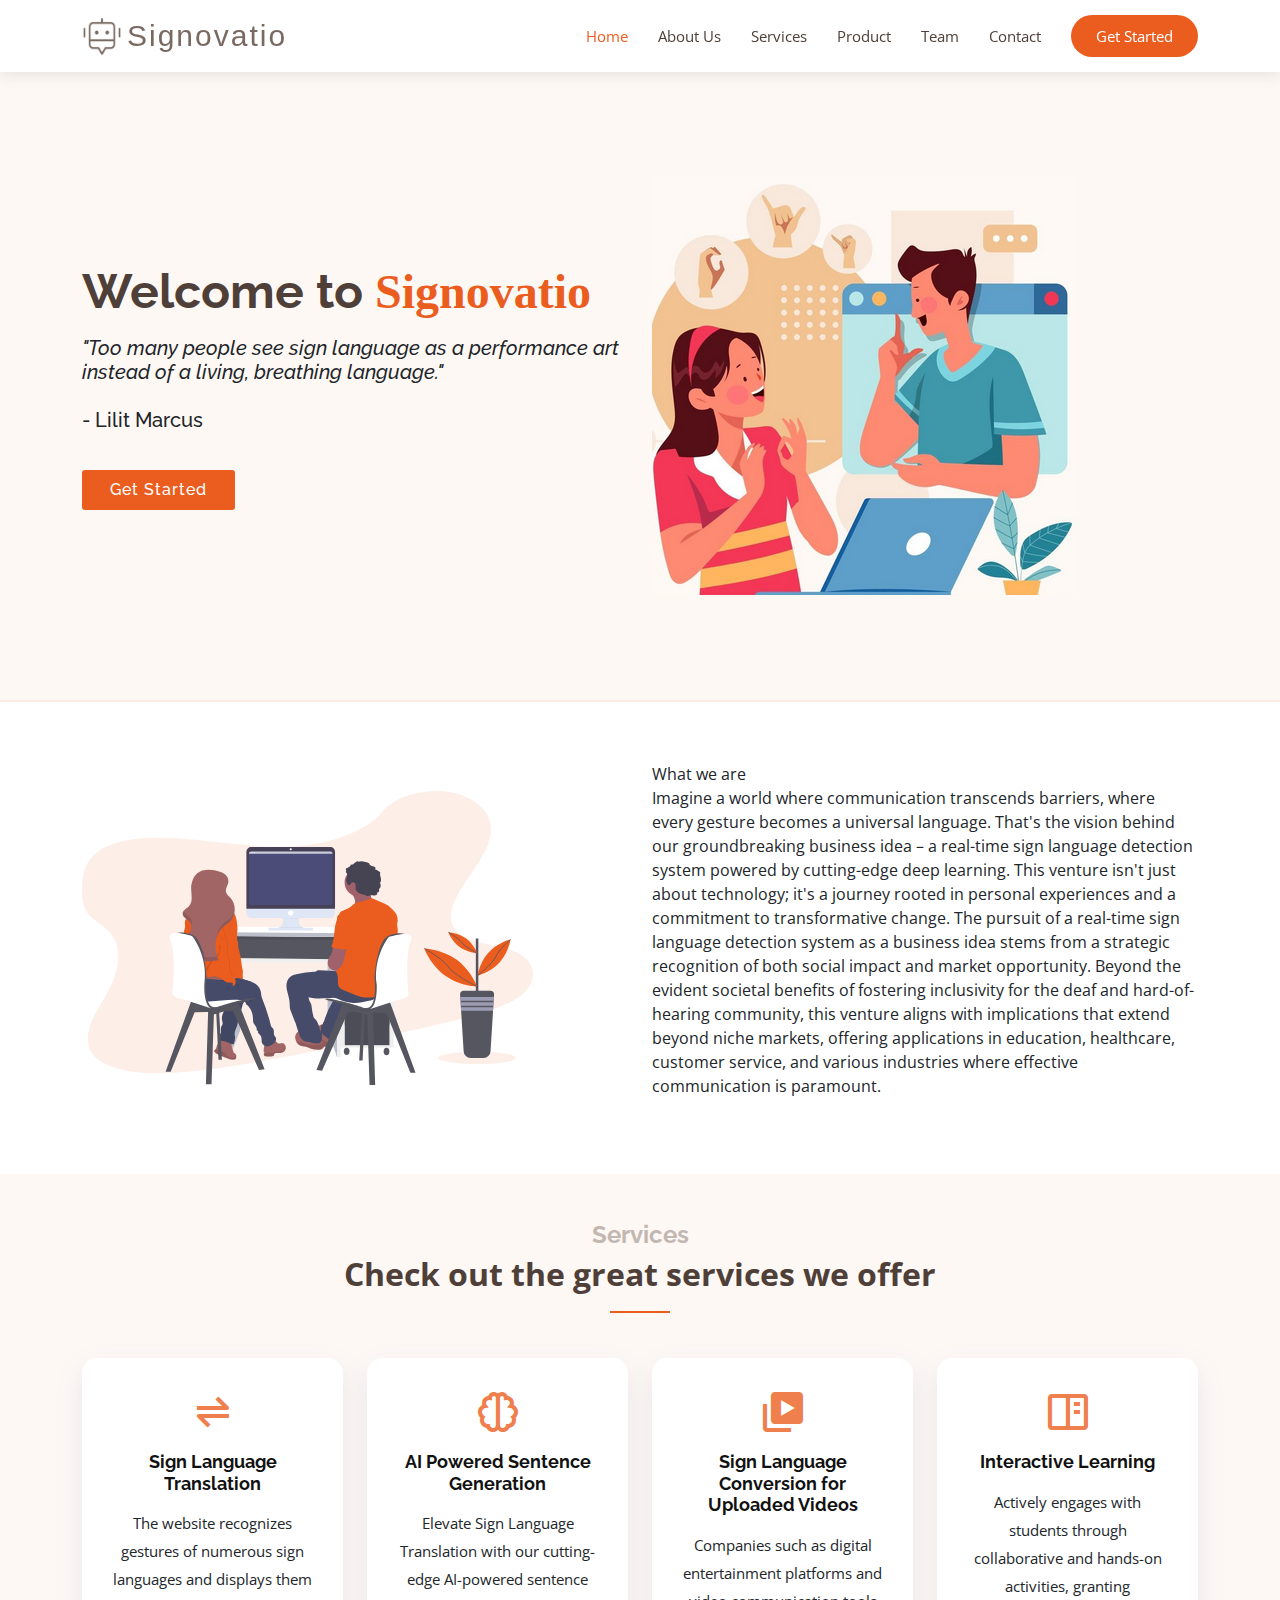
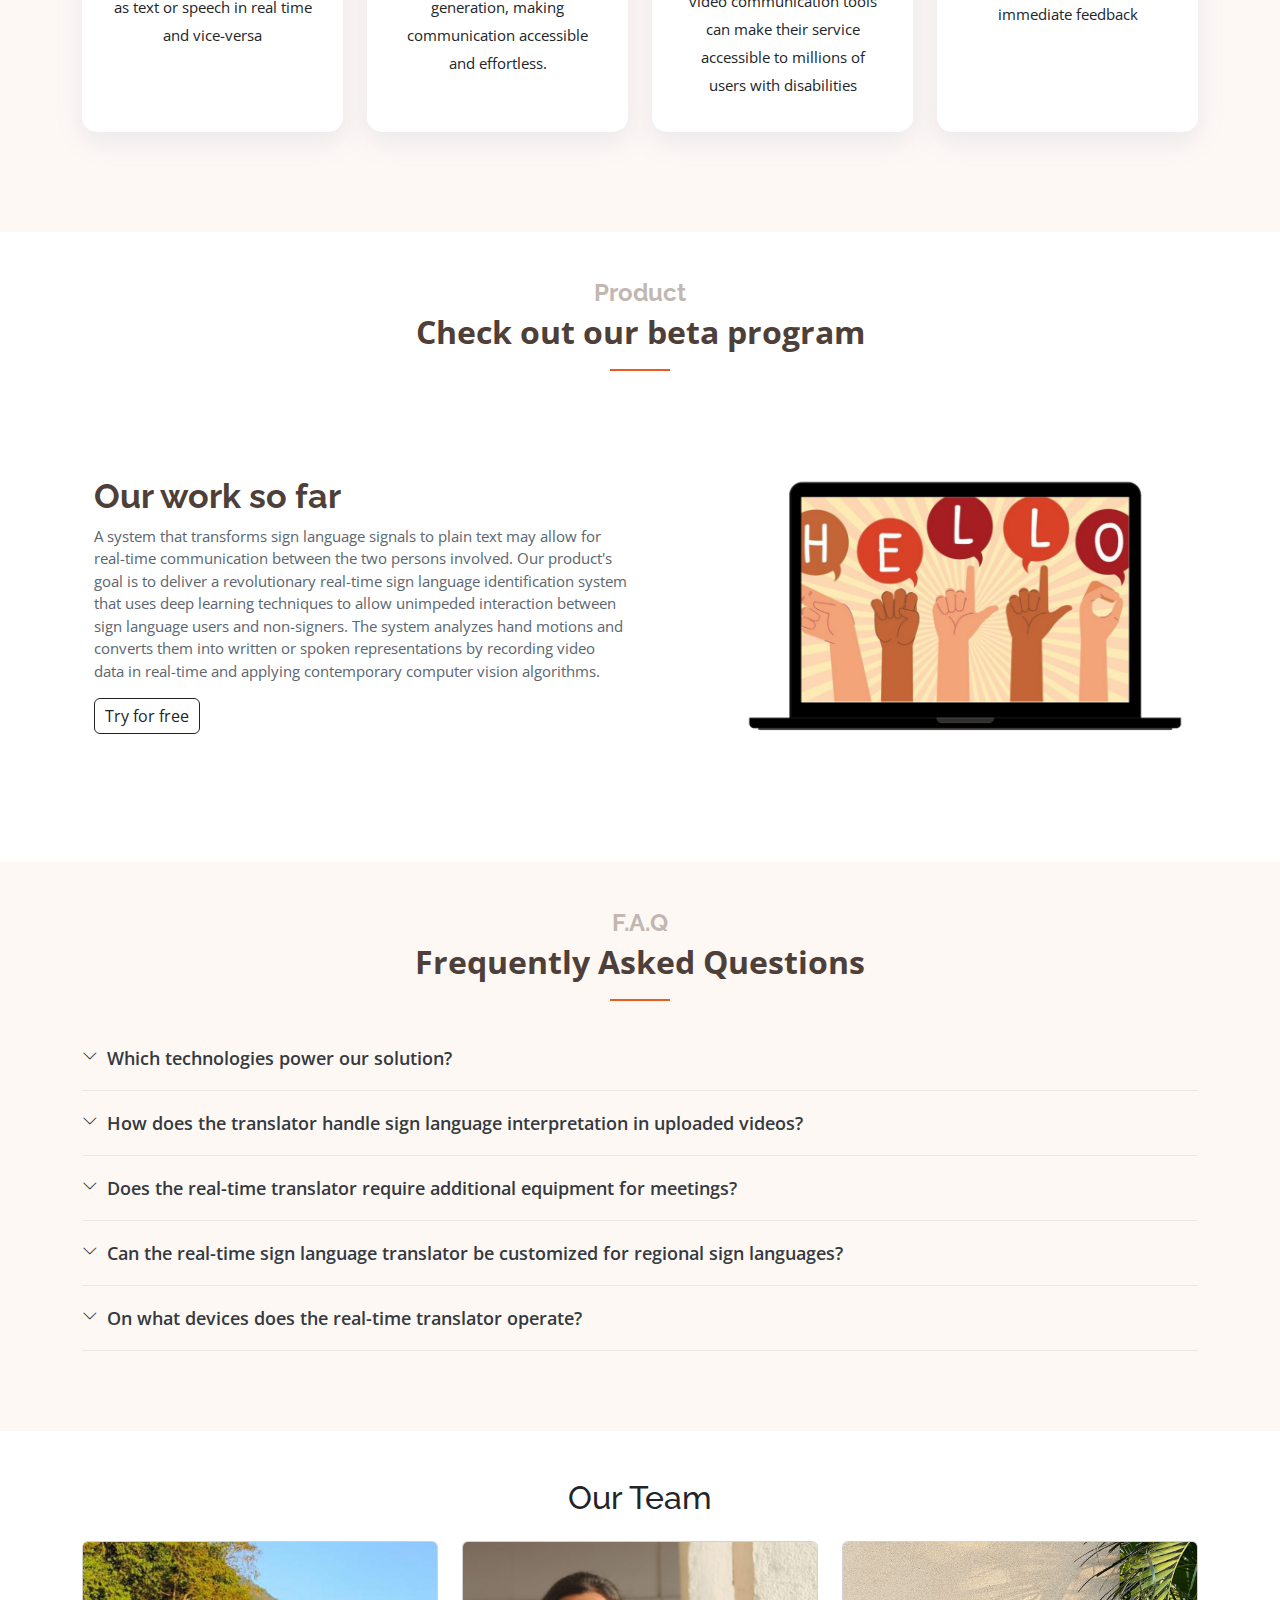
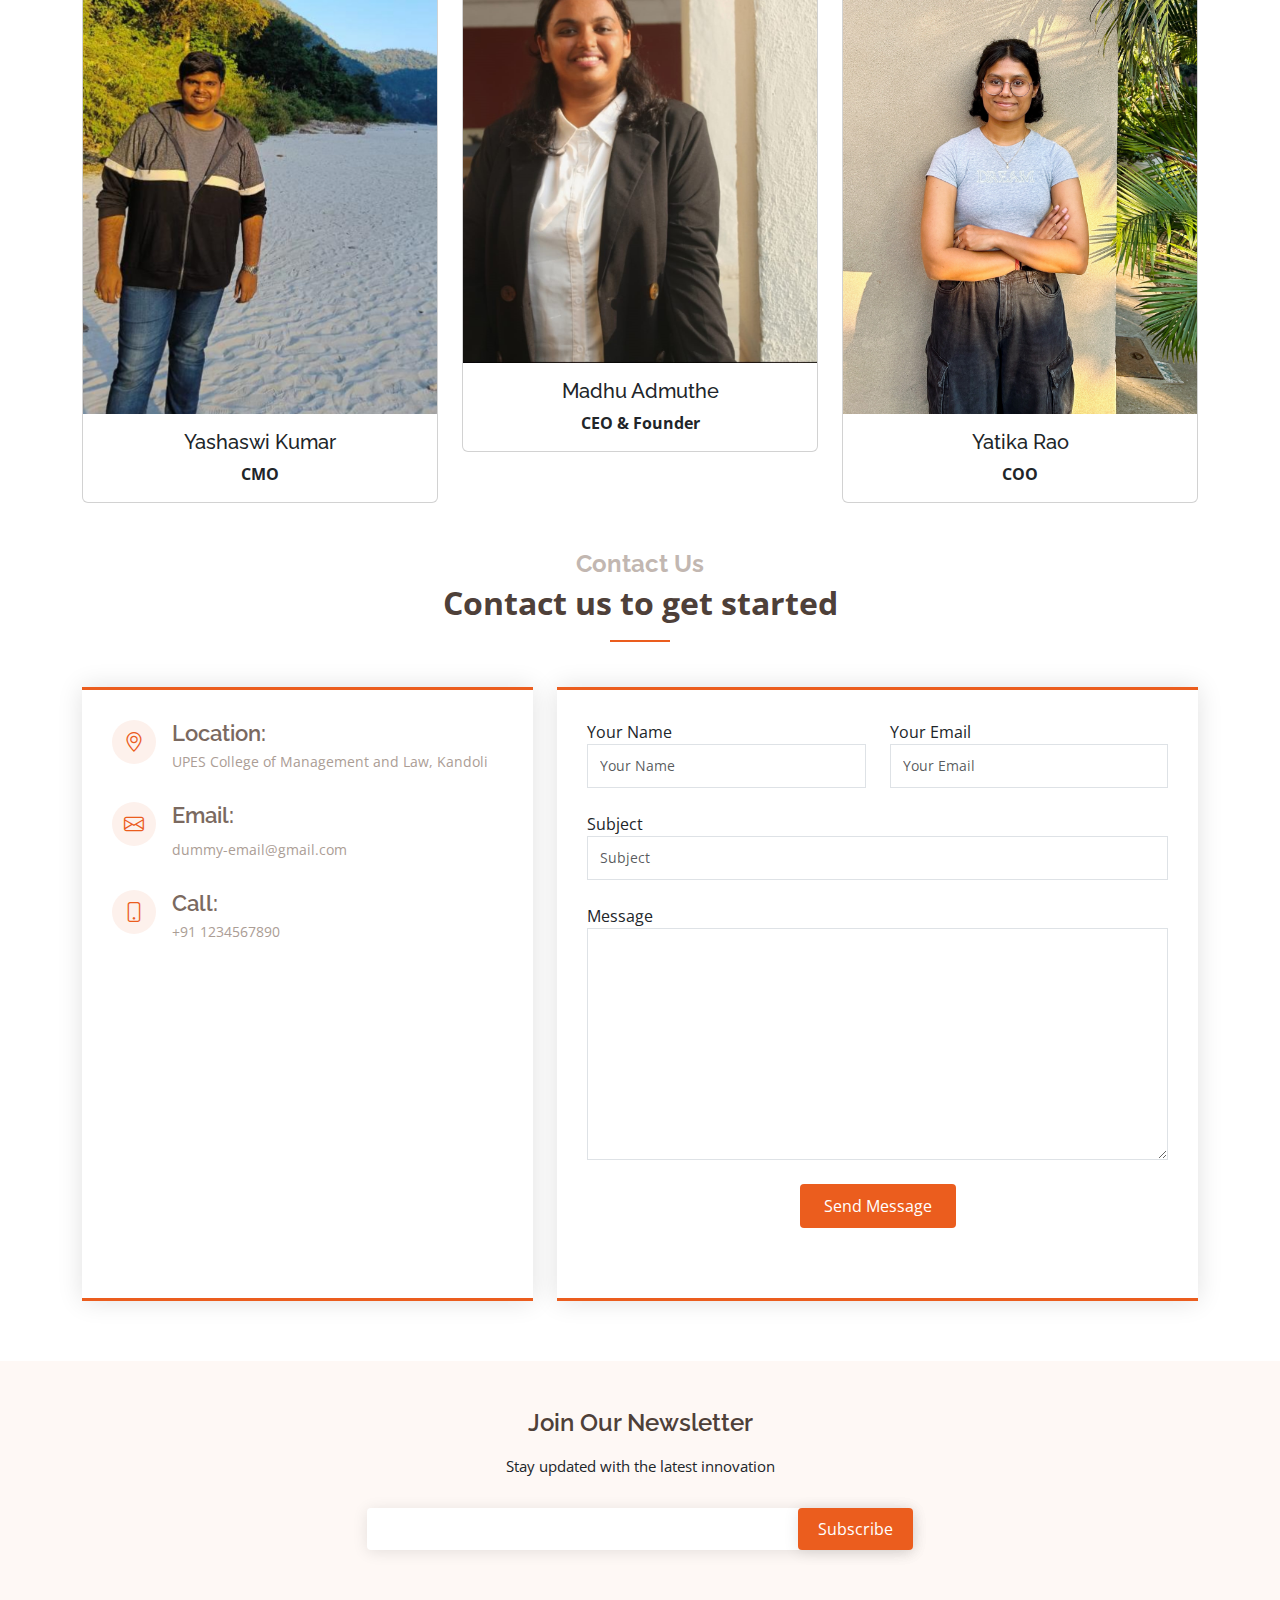
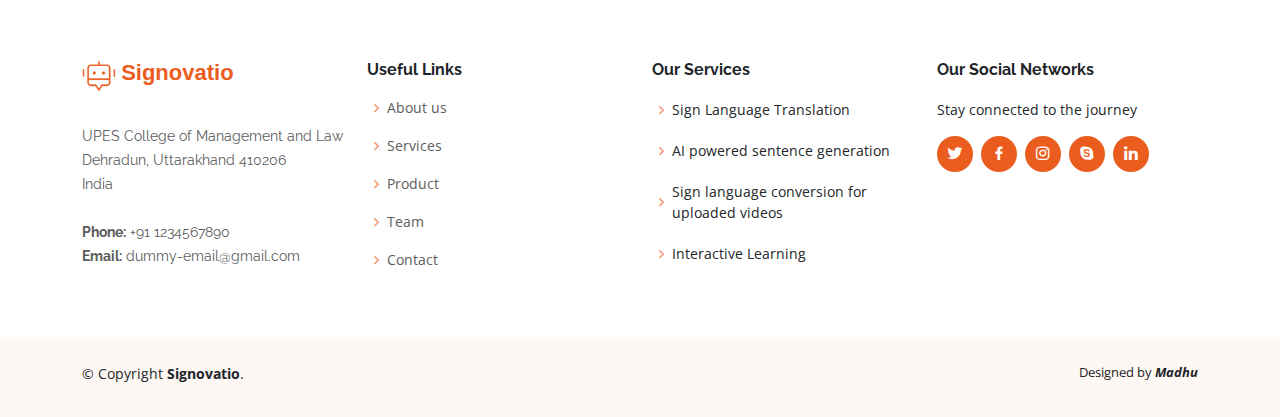
<file: index.html>
<!DOCTYPE html>
<html lang="en">

<head>
  <meta charset="utf-8">
  <meta content="width=device-width, initial-scale=1.0" name="viewport">

  <title>Signovatio</title>
  <meta content="" name="description">
  <meta content="" name="keywords">

  <!-- Favicons -->
  <link rel="apple-touch-icon" sizes="180x180" href="./assets/img/favicon_io/apple-touch-icon.png">
<link rel="icon" type="image/png" sizes="32x32" href="./assets/img/favicon_io/favicon-32x32.png">
<link rel="icon" type="image/png" sizes="16x16" href="./assets/img/favicon_io/favicon-16x16.png">
<link rel="manifest" href="./assets/img/favicon_io/site.webmanifest">


  <link href="https://fonts.googleapis.com/css?family=Open+Sans:300,300i,400,400i,600,600i,700,700i|Raleway:300,300i,400,400i,600,600i,700,700i" rel="stylesheet">
  <link href="assets/vendor/bootstrap/css/bootstrap.min.css" rel="stylesheet">
  <link href="assets/vendor/bootstrap-icons/bootstrap-icons.css" rel="stylesheet">
  <link href="assets/vendor/boxicons/css/boxicons.min.css" rel="stylesheet">
  <link href="assets/vendor/glightbox/css/glightbox.min.css" rel="stylesheet">
  <link href="assets/vendor/swiper/swiper-bundle.min.css" rel="stylesheet">
  <link href="assets/css/style.css" rel="stylesheet">

</head>

<body>

  <!-- ======= Header ======= -->
  <header id="header" class="fixed-top d-flex align-items-center">
    <div class="container d-flex align-items-center justify-content-between">

      <div class="logo d-flex align-items-center">
        <a href="index.html"><img src="assets/img/favicon_io/android-chrome-192x192.png" alt="" class="img-fluid"></a>
        <h1 class="text-light" style="font-family: 'Sifonn Pro', sans-serif; margin-left: 5px;"><a href="index.html"><span>Signovatio</span></a></h1>
    </div>
    

      <nav id="navbar" class="navbar">
        <ul>
          <li><a class="nav-link scrollto active" href="#hero">Home</a></li>
          <li><a class="nav-link scrollto" href="#about">About Us</a></li>
          <li><a class="nav-link scrollto" href="#services">Services</a></li>
          <li><a class="nav-link scrollto" href="#portfolio">Product</a></li>
          <li><a class="nav-link scrollto" href="#team">Team</a></li>
          <li><a class="nav-link scrollto" href="#contact">Contact</a></li>
          <li><a class="getstarted scrollto" href="#about">Get Started</a></li>
        </ul>
        <i class="bi bi-list mobile-nav-toggle"></i>
      </nav>
      <!-- .navbar -->

    </div>
  </header><!-- End Header -->

  <!-- ======= Hero Section ======= -->
  <section id="hero" class="d-flex align-items-center">

    <div class="container">
      <div class="row gy-4">
        <div class="col-lg-6 order-2 order-lg-1 d-flex flex-column justify-content-center">
          <h1>Welcome to <span style="color: #eb5d1e; font-family: Sifonn Pro;">Signovatio</span></h1>
          <h5 class="mt-3"><i>"Too many people see sign language as a performance art instead of a living, breathing
            language."</i></h5>
            <h5 class="mt-3">- Lilit Marcus</h5>
          <div>
            <a href="#about" class="btn-get-started scrollto">Get Started</a>
          </div>
        </div>
        <div class="col-lg-6 order-1 order-lg-2 hero-img">
          <img src="assets/img/Screenshot 2023-11-19 134717.png" class="img-fluid animated" alt="">
        </div>
      </div>
    </div>

  </section>
  <!-- End Hero -->

  <main id="main">

    <!-- ======= About Section ======= -->
    <section id="about">
      <div class="container">

        <div class="row justify-content-between">
          <div class="col-lg-5 d-flex align-items-center justify-content-center about-img">
            <img src="assets/img/about-img.svg" class="img-fluid" alt="">
          </div>
          <div class="col-lg-6 pt-5 pt-lg-0">
            <h3">What we are</h3>
            <p>
              Imagine a world where communication transcends barriers, where every gesture becomes a universal language. That's the vision behind our groundbreaking business idea – a real-time sign language detection system powered by cutting-edge deep learning. This venture isn't just about technology; it's a journey rooted in personal experiences and a commitment to transformative change. The pursuit of a real-time sign language detection system as a business idea stems from a strategic recognition of both social impact and market opportunity. Beyond the evident societal benefits of fostering inclusivity for the deaf and hard-of-hearing community, this venture aligns with implications that extend beyond niche markets, offering applications in education, healthcare, customer service, and various industries where effective communication is paramount.
            </p>
          </div>
        </div>

      </div>
    </section><!-- End About Section -->

    <!-- ======= Services Section ======= -->
    <section id="services" class="services section-bg">
      <div class="container">

        <div class="section-title">
          <h2>Services</h2>
          <p>Check out the great services we offer</p>
        </div>

        <div class="row">
          <div class="col-md-6 col-lg-3 d-flex align-items-stretch">
            <div class="icon-box">
              <div class="icon"><i class='bx bx-transfer-alt'></i></div>
              <h4 class="title"><a href="">Sign Language Translation</a></h4>
              <p class="description">The website recognizes
                gestures of numerous sign
                languages and displays
                them as text or speech in
                real time and vice-versa</p>
            </div>
          </div>

          <div class="col-md-6 col-lg-3 d-flex align-items-stretch">
            <div class="icon-box">
              <div class="icon"><i class='bx bx-brain'></i></div>
              <h4 class="title"><a href="">AI Powered Sentence Generation</a></h4>
              <p class="description">Elevate Sign Language Translation with our cutting-edge AI-powered sentence generation, making communication accessible and effortless.</p>
            </div>
          </div>

          <div class="col-md-6 col-lg-3 d-flex align-items-stretch">
            <div class="icon-box">
              <div class="icon"><i class='bx bxs-videos' ></i></div>
              <h4 class="title"><a href="">Sign Language Conversion for Uploaded Videos</a></h4>
              <p class="description">Companies such as digital
                entertainment platforms
                and video communication
                tools can make their service
                accessible to millions of
                users with disabilities</p>
            </div>
          </div>

          <div class="col-md-6 col-lg-3 d-flex align-items-stretch">
            <div class="icon-box">
              <div class="icon"><i class='bx bx-book-content'></i></div>
              <h4 class="title"><a href="">Interactive Learning</a></h4>
              <p class="description">Actively engages with
                students through
                collaborative and hands-on activities, granting
                immediate feedback</p>
            </div>
          </div>

        </div>

      </div>
    </section><!-- End Services Section -->

    <!-- ======= Portfolio Section ======= -->
    <section id="portfolio" class="portfolio">
      <div class="container">

        <div class="section-title">
          <h2>Product</h2>
          <p>Check out our beta program</p>
        </div>

        <section id="about" class="about">
          <div class="container">
            <div class="row justify-content-between">
              <div class="col-lg-5 d-flex align-items-center justify-content-center about-img order-lg-2">
                <img src="assets/img/New Website Blue Mockup Instagram - Laptop.png" class="img-fluid" alt="">
              </div>
              <div class="col-lg-6 pt-5 pt-lg-0 order-lg-1">
                <h3>Our work so far</h3>
                <p>
                  A system that transforms sign language signals to plain text may allow for real-time communication between the two persons involved. Our product's goal is to deliver a revolutionary real-time sign language identification system that uses deep learning techniques to allow unimpeded interaction between sign language users and non-signers. The system analyzes hand motions and converts them into written or spoken representations by recording video data in real-time and applying contemporary computer vision algorithms.
                </p>
                <button class="btn" style="border: 1px solid; padding: 5px 10px; margin: 50 0; cursor: pointer;">Try for free</button>
                <div class="row">
                  
                </div>
              </div>
            </div>
          </div>
        </section>
      </div>
    </section>
    <!-- End Portfolio Section -->


    <!-- ======= Pricing ======== -->
    
    <!-- End Pricing Section -->

    <!-- ======= F.A.Q Section ======= -->
    <section id="faq" class="faq section-bg">
      <div class="container">

        <div class="section-title">
          <h2>F.A.Q</h2>
          <p>Frequently Asked Questions</p>
        </div>

        <ul class="faq-list">

          <li>
            <div data-bs-toggle="collapse" class="collapsed question" href="#faq1">Which technologies power our solution?<i class="bi bi-chevron-down icon-show"></i><i class="bi bi-chevron-up icon-close"></i></div>
            <div id="faq1" class="collapse" data-bs-parent=".faq-list">
              <p>
                Our solution is driven by advanced technologies, utilizing a Multilayer Perceptron (MLP) from scikit-learn for robust supervised machine learning. Integrated with MediaPipe from Google and OpenCV, our system seamlessly captures and translates American Sign Language (ASL) signs to text in real-time, offering a dynamic and efficient communication experience through webcam feeds.
              </p>
            </div>
          </li>

          <li>
            <div data-bs-toggle="collapse" href="#faq2" class="collapsed question">How does the translator handle sign language interpretation in uploaded videos? <i class="bi bi-chevron-down icon-show"></i><i class="bi bi-chevron-up icon-close"></i></div>
            <div id="faq2" class="collapse" data-bs-parent=".faq-list">
              <p>
                It ensures accurate and context-aware translation, preserving emotional nuances.
              </p>
            </div>
          </li>

          <li>
            <div data-bs-toggle="collapse" href="#faq3" class="collapsed question">Does the real-time translator require additional equipment for meetings? <i class="bi bi-chevron-down icon-show"></i><i class="bi bi-chevron-up icon-close"></i></div>
            <div id="faq3" class="collapse" data-bs-parent=".faq-list">
              <p>
                No, it operates seamlessly without the need for clunky external hardware.
              </p>
            </div>
          </li>

          <li>
            <div data-bs-toggle="collapse" href="#faq4" class="collapsed question">Can the real-time sign language translator be customized for regional sign languages?<i class="bi bi-chevron-down icon-show"></i><i class="bi bi-chevron-up icon-close"></i></div>
            <div id="faq4" class="collapse" data-bs-parent=".faq-list">
              <p>
                Yes, its versatility allows for customization but presently, in the beta version, it only allows for the conversion of American Sign Language (ASL) into English sentences.
              </p>
            </div>
          </li>

          <li>
            <div data-bs-toggle="collapse" href="#faq5" class="collapsed question">On what devices does the real-time translator operate?<i class="bi bi-chevron-down icon-show"></i><i class="bi bi-chevron-up icon-close"></i></div>
            <div id="faq5" class="collapse" data-bs-parent=".faq-list">
              <p>
                It will operates on various digital platforms, including smartphones and tablets.
              </p>
            </div>
          </li>

        </ul>

      </div>
    </section><!-- End F.A.Q Section -->

    <!-- ======= Team Section ======= -->
    <div class="container mt-5">
      <h2 class="text-center mb-4">Our Team</h2>
    
      <div class="row overflow-hidden">
    
        <!-- Team Member 1 -->
        <div class="col-md-4">
          <div class="card">
            <img src="./assets/img/team/team-2.png" class="card-img-top" alt="Team Member 1">
            <div class="card-body text-center">
              <h5 class="card-title">Yashaswi Kumar</h5>
              <p class="card-text"><b>CMO</b></p>
            </div>
          </div>
        </div>
    
        <!-- Team Member 2 -->
        <div class="col-md-4">
          <div class="card">
            <img src="./assets/img/team/team-1.jpg" class="card-img-top" alt="Team Member 2">
            <div class="card-body text-center">
              <h5 class="card-title">Madhu Admuthe</h5>
              <p class="card-text"><b>CEO & Founder</b></p>
            </div>
          </div>
        </div>
    
        <!-- Team Member 3 -->
        <div class="col-md-4">
          <div class="card">
            <img src="./assets/img/team/team-3.jpg" class="card-img-top" alt="Team Member 3">
            <div class="card-body text-center">
              <h5 class="card-title">Yatika Rao</h5>
              <p class="card-text"><b>COO</b></p>
            </div>
          </div>
        </div>
    
      </div>
    </div>
    <!-- End Team Section -->
    

    <!-- ======= Contact Us Section ======= -->
    <section id="contact" class="contact">
      <div class="container">

        <div class="section-title">
          <h2>Contact Us</h2>
          <p>Contact us to get started</p>
        </div>

        <div class="row">

          <div class="col-lg-5 d-flex align-items-stretch">
            <div class="info">
              <div class="address">
                <i class="bi bi-geo-alt"></i>
                <h4>Location:</h4>
                <p>UPES College of Management and Law, Kandoli</p>
              </div>

              <div class="email">
                <i class="bi bi-envelope"></i>
                <h4>Email:</h4>
                <p>dummy-email@gmail.com</p>
              </div>

              <div class="phone">
                <i class="bi bi-phone"></i>
                <h4>Call:</h4>
                <p>+91 1234567890</p>
              </div>

              <iframe src="https://www.google.com/maps/embed?pb=!1m18!1m12!1m3!1d3441.832006242388!2d77.96589037619063!3d30.384127902395704!2m3!1f0!2f0!3f0!3m2!1i1024!2i768!4f13.1!3m3!1m2!1s0x3908d501e2b60091%3A0xd24ff96a46cd9070!2sUPES%20management%20and%20Law%20College!5e0!3m2!1sen!2sin!4v1700384902811!5m2!1sen!2sin" frameborder="0" style="border:0; width: 100%; height: 290px;" allowfullscreen></iframe>
            </div>

          </div>

          <div class="col-lg-7 mt-5 mt-lg-0 d-flex align-items-stretch">
            <form role="form" class="php-email-form" action=" " method=" " onsubmit="event.preventDefault();">
              <div class="row">
                <div class="form-group col-md-6">
                  <label for="name">Your Name</label>
                  <input type="text" name="name" class="form-control" id="name" placeholder="Your Name" required>
                </div>
                <div class="form-group col-md-6 mt-3 mt-md-0">
                  <label for="name">Your Email</label>
                  <input type="email" class="form-control" name="email" id="email" placeholder="Your Email" required>
                </div>
              </div>
              <div class="form-group mt-3">
                <label for="name">Subject</label>
                <input type="text" class="form-control" name="subject" id="subject" placeholder="Subject" required>
              </div>
              <div class="form-group mt-3">
                <label for="name">Message</label>
                <textarea class="form-control" name="message" rows="10" required></textarea>
              </div>
              <div class="my-3">
                <div class="loading">Loading</div>
                <div class="error-message"></div>
                <div class="sent-message">Your message has been sent. Thank you!</div>
              </div>
              <div class="text-center"><button type="submit">Send Message</button></div>
            </form>
          </div>

        </div>

      </div>
    </section><!-- End Contact Us Section -->

  </main><!-- End #main -->

  <!-- ======= Footer ======= -->
  <footer id="footer">

    <div class="footer-newsletter">
      <div class="container">
        <div class="row justify-content-center">
          <div class="col-lg-6">
            <h4>Join Our Newsletter</h4>
            <p>Stay updated with the latest innovation</p>
            <form action="" method="post">
              <input type="email" name="email" id="mail-letter-id"><input type="submit" value="Subscribe">
            </form>
          </div>
        </div>
      </div>
    </div>

    <div class="footer-top">
      <div class="container">
        <div class="row">

          <div class="col-lg-3 col-md-6 footer-contact">
            <div class="logo d-flex">
              <a href="index.html"><img src="assets/img/IMG_3321.PNG" alt="" class="img-fluid" style="height: 32px;"></a>
              <h4 class="text-light" style="font-family: 'Sifonn Pro', sans-serif; margin-left: 5px;"><a href="index.html"><span>Signovatio</span></a></h4>
          </div>
            <p class="mt-2">
              UPES College of Management and Law <br>
              Dehradun, Uttarakhand 410206 <br>
              India <br><br>
              <strong>Phone:</strong> +91 1234567890<br>
              <strong>Email:</strong> dummy-email@gmail.com<br>
            </p>
          </div>

          <div class="col-lg-3 col-md-6 footer-links">
            <h4>Useful Links</h4>
            <ul>
              <li><i class="bx bx-chevron-right"></i> <a href="#">About us</a></li>
              <li><i class="bx bx-chevron-right"></i> <a href="#">Services</a></li>
              <li><i class="bx bx-chevron-right"></i> <a href="#">Product</a></li>
              <li><i class="bx bx-chevron-right"></i> <a href="#">Team</a></li>
              <li><i class="bx bx-chevron-right"></i> <a href="#">Contact</a></li>
            </ul>
          </div>

          <div class="col-lg-3 col-md-6 footer-links">
            <h4>Our Services</h4>
            <ul>
              <li><i class="bx bx-chevron-right"></i> Sign Language Translation</li>
              <li><i class="bx bx-chevron-right"></i> AI powered sentence generation</li>
              <li><i class="bx bx-chevron-right"></i> Sign language conversion for uploaded videos</li>
              <li><i class="bx bx-chevron-right"></i> Interactive Learning</li>
            </ul>
          </div>

          <div class="col-lg-3 col-md-6 footer-links">
            <h4>Our Social Networks</h4>
            <p>Stay connected to the journey</p>
            <div class="social-links mt-3">
              <a href="#" class="twitter"><i class="bx bxl-twitter"></i></a>
              <a href="#" class="facebook"><i class="bx bxl-facebook"></i></a>
              <a href="#" class="instagram"><i class="bx bxl-instagram"></i></a>
              <a href="#" class="google-plus"><i class="bx bxl-skype"></i></a>
              <a href="#" class="linkedin"><i class="bx bxl-linkedin"></i></a>
            </div>
          </div>

        </div>
      </div>
    </div>

    <div class="container py-4">
      <div class="copyright">
        &copy; Copyright <strong><span>Signovatio</span></strong>.
      </div>
      <div class="credits">
        Designed by <i><b>Madhu</b></i>
      </div>
    </div>
  </footer>
  <!-- End Footer -->

  <a href="#" class="back-to-top d-flex align-items-center justify-content-center"><i class="bi bi-arrow-up-short"></i></a>

  <script src="assets/vendor/aos/aos.js"></script>
  <script src="assets/vendor/bootstrap/js/bootstrap.bundle.min.js"></script>
  <script src="assets/vendor/glightbox/js/glightbox.min.js"></script>
  <script src="assets/vendor/isotope-layout/isotope.pkgd.min.js"></script>
  <script src="assets/vendor/swiper/swiper-bundle.min.js"></script>
  <script src="assets/js/main.js"></script>
  <script src="https://smtpjs.com/v3/smtp.js"></script>

</body>

</html>
</file>
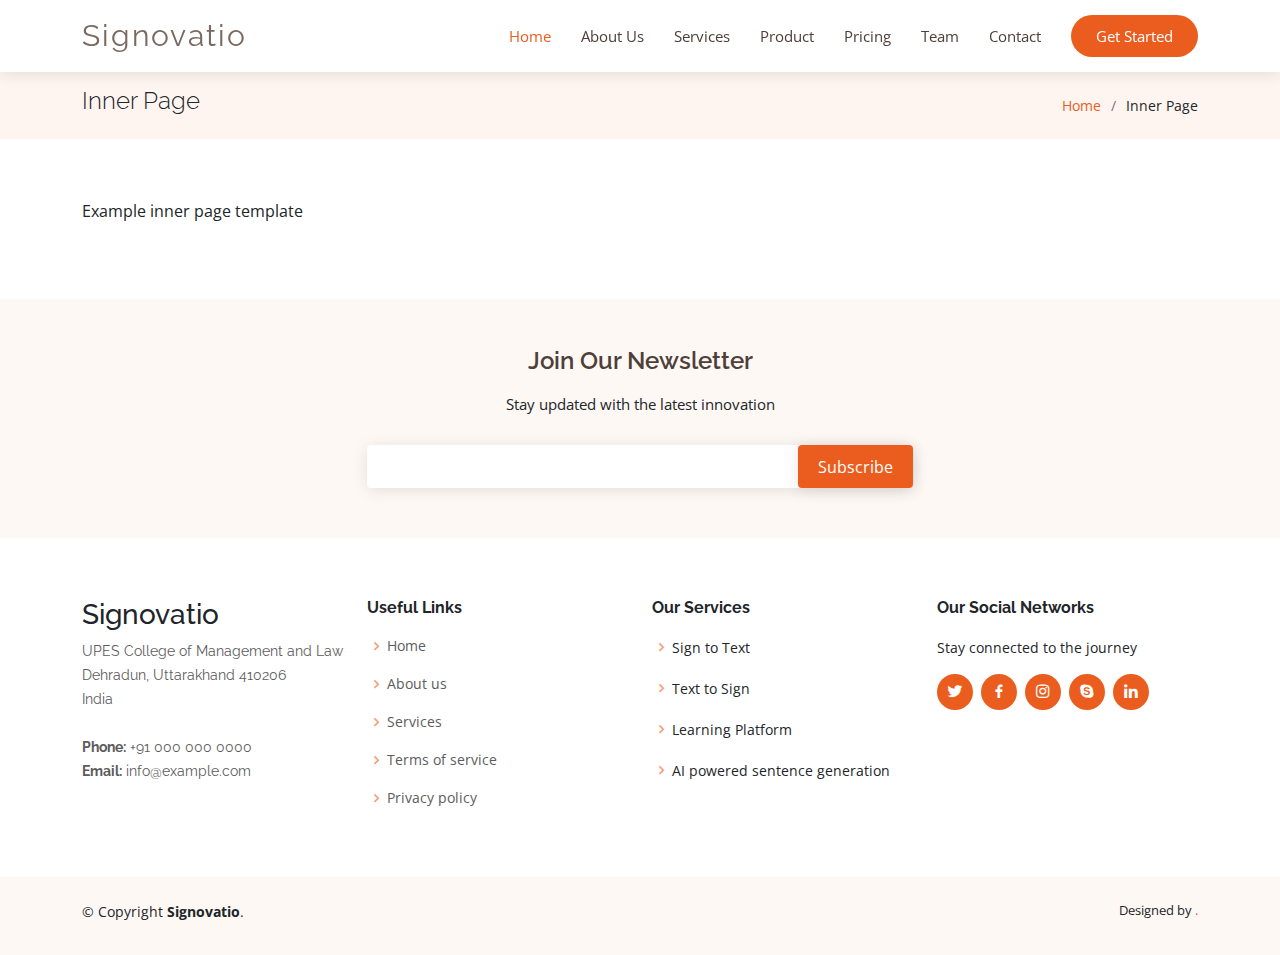
<file: inner-page.html>
<!DOCTYPE html>
<html lang="en">

<head>
  <meta charset="utf-8">
  <meta content="width=device-width, initial-scale=1.0" name="viewport">

  <title>Signovatio</title>
  <meta content="" name="description">
  <meta content="" name="keywords">

  <!-- Favicons -->
  <link href="assets/img/" rel="icon">
  <link href="assets/img/" rel="apple-touch-icon">

  <!-- Google Fonts -->
  <link href="https://fonts.googleapis.com/css?family=Open+Sans:300,300i,400,400i,600,600i,700,700i|Raleway:300,300i,400,400i,600,600i,700,700i" rel="stylesheet">

  <!-- Vendor CSS Files -->
  <link href="assets/vendor/aos/aos.css" rel="stylesheet">
  <link href="assets/vendor/bootstrap/css/bootstrap.min.css" rel="stylesheet">
  <link href="assets/vendor/bootstrap-icons/bootstrap-icons.css" rel="stylesheet">
  <link href="assets/vendor/boxicons/css/boxicons.min.css" rel="stylesheet">
  <link href="assets/vendor/glightbox/css/glightbox.min.css" rel="stylesheet">
  <link href="assets/vendor/swiper/swiper-bundle.min.css" rel="stylesheet">

  <!-- Template Main CSS File -->
  <link href="assets/css/style.css" rel="stylesheet">

  <!-- =======================================================
  * Template Name: Ninestars
  * Updated: Sep 18 2023 with Bootstrap v5.3.2
  * Template URL: https://bootstrapmade.com/ninestars-free-bootstrap-3-theme-for-creative/
  * Author: BootstrapMade.com
  * License: https://bootstrapmade.com/license/
  ======================================================== -->
</head>

<body>

  <!-- ======= Header ======= -->
  <header id="header" class="fixed-top d-flex align-items-center">
    <div class="container d-flex align-items-center justify-content-between">

      <div class="logo">
        <h1 class="text-light"><a href="index.html"><span>Signovatio</span></a></h1>
        <!-- <a href="index.html"><img src="assets/img/logo.png" alt="" class="img-fluid"></a> -->
      </div>

      <nav id="navbar" class="navbar">
        <ul>
          <li><a class="nav-link scrollto active" href="#hero">Home</a></li>
          <li><a class="nav-link scrollto" href="#about">About Us</a></li>
          <li><a class="nav-link scrollto" href="#services">Services</a></li>
          <li><a class="nav-link scrollto" href="#portfolio">Product</a></li>
          <li><a class="nav-link scrollto" href="#pricing">Pricing</a></li>
          <li><a class="nav-link scrollto" href="#team">Team</a></li>
          <li><a class="nav-link scrollto" href="#contact">Contact</a></li>
          <li><a class="getstarted scrollto" href="#about">Get Started</a></li>
        </ul>
        <i class="bi bi-list mobile-nav-toggle"></i>
      </nav><!-- .navbar -->

    </div>
  </header><!-- End Header -->

  <main id="main">

    <!-- ======= Breadcrumbs Section ======= -->
    <section class="breadcrumbs">
      <div class="container">

        <div class="d-flex justify-content-between align-items-center">
          <h2>Inner Page</h2>
          <ol>
            <li><a href="index.html">Home</a></li>
            <li>Inner Page</li>
          </ol>
        </div>

      </div>
    </section><!-- End Breadcrumbs Section -->

    <section class="inner-page">
      <div class="container">
        <p>
          Example inner page template
        </p>
      </div>
    </section>

  </main><!-- End #main -->

  <!-- ======= Footer ======= -->
  <footer id="footer">

    <div class="footer-newsletter">
      <div class="container">
        <div class="row justify-content-center">
          <div class="col-lg-6">
            <h4>Join Our Newsletter</h4>
            <p>Stay updated with the latest innovation</p>
            <form action="" method="post">
              <input type="email" name="email"><input type="submit" value="Subscribe">
            </form>
          </div>
        </div>
      </div>
    </div>

    <div class="footer-top">
      <div class="container">
        <div class="row">

          <div class="col-lg-3 col-md-6 footer-contact">
            <h3>Signovatio</h3>
            <p>
              UPES College of Management and Law <br>
              Dehradun, Uttarakhand 410206 <br>
              India <br><br>
              <strong>Phone:</strong> +91 000 000 0000<br>
              <strong>Email:</strong> info@example.com<br>
            </p>
          </div>

          <div class="col-lg-3 col-md-6 footer-links">
            <h4>Useful Links</h4>
            <ul>
              <li><i class="bx bx-chevron-right"></i> <a href="#">Home</a></li>
              <li><i class="bx bx-chevron-right"></i> <a href="#">About us</a></li>
              <li><i class="bx bx-chevron-right"></i> <a href="#">Services</a></li>
              <li><i class="bx bx-chevron-right"></i> <a href="#">Terms of service</a></li>
              <li><i class="bx bx-chevron-right"></i> <a href="#">Privacy policy</a></li>
            </ul>
          </div>

          <div class="col-lg-3 col-md-6 footer-links">
            <h4>Our Services</h4>
            <ul>
              <li><i class="bx bx-chevron-right"></i> Sign to Text</li>
              <li><i class="bx bx-chevron-right"></i> Text to Sign</li>
              <li><i class="bx bx-chevron-right"></i> Learning Platform</li>
              <li><i class="bx bx-chevron-right"></i> AI powered sentence generation</li>
            </ul>
          </div>

          <div class="col-lg-3 col-md-6 footer-links">
            <h4>Our Social Networks</h4>
            <p>Stay connected to the journey</p>
            <div class="social-links mt-3">
              <a href="#" class="twitter"><i class="bx bxl-twitter"></i></a>
              <a href="#" class="facebook"><i class="bx bxl-facebook"></i></a>
              <a href="#" class="instagram"><i class="bx bxl-instagram"></i></a>
              <a href="#" class="google-plus"><i class="bx bxl-skype"></i></a>
              <a href="#" class="linkedin"><i class="bx bxl-linkedin"></i></a>
            </div>
          </div>

        </div>
      </div>
    </div>

    <div class="container py-4">
      <div class="copyright">
        &copy; Copyright <strong><span>Signovatio</span></strong>.
      </div>
      <div class="credits">
        Designed by <a href="https://bootstrapmade.com/">.</a>
      </div>
    </div>
  </footer>

  <a href="#" class="back-to-top d-flex align-items-center justify-content-center"><i class="bi bi-arrow-up-short"></i></a>

  <!-- Vendor JS Files -->
  <script src="assets/vendor/aos/aos.js"></script>
  <script src="assets/vendor/bootstrap/js/bootstrap.bundle.min.js"></script>
  <script src="assets/vendor/glightbox/js/glightbox.min.js"></script>
  <script src="assets/vendor/isotope-layout/isotope.pkgd.min.js"></script>
  <script src="assets/vendor/swiper/swiper-bundle.min.js"></script>
  <script src="assets/vendor/php-email-form/validate.js"></script>

  <!-- Template Main JS File -->
  <script src="assets/js/main.js"></script>

</body>

</html>
</file>
<file: assets/css/style.css>
/**
* Template Name: Ninestars
* Updated: Sep 18 2023 with Bootstrap v5.3.2
* Template URL: https://bootstrapmade.com/ninestars-free-bootstrap-3-theme-for-creative/
* Author: BootstrapMade.com
* License: https://bootstrapmade.com/license/
*/

/*--------------------------------------------------------------
# General
--------------------------------------------------------------*/
body {
  font-family: "Open Sans", sans-serif;
  color: #212529;
}

a {
  color: #eb5d1e;
  text-decoration: none;
}

a:hover {
  color: #ef7f4d;
  text-decoration: none;
}

h1,
h2,
h3,
h4,
h5,
h6,
.font-primary {
  font-family: "Raleway", sans-serif;
}

/*--------------------------------------------------------------
# Back to top button
--------------------------------------------------------------*/
.back-to-top {
  position: fixed;
  visibility: hidden;
  opacity: 0;
  right: 15px;
  bottom: 15px;
  z-index: 99999;
  background: #eb5d1e;
  width: 40px;
  height: 40px;
  border-radius: 4px;
  transition: all 0.4s;
}

.back-to-top i {
  font-size: 24px;
  color: #fff;
  line-height: 0;
}

.back-to-top:hover {
  background: #ee7843;
  color: #fff;
}

.back-to-top.active {
  visibility: visible;
  opacity: 1;
}

/*--------------------------------------------------------------
# Disable aos animation delay on mobile devices
--------------------------------------------------------------*/
@media screen and (max-width: 768px) {
  [data-aos-delay] {
    transition-delay: 0 !important;
  }
}

/*--------------------------------------------------------------
# Header
--------------------------------------------------------------*/
#header {
  height: 72px;
  transition: all 0.5s;
  z-index: 997;
  transition: all 0.5s;
  background: #fff;
  box-shadow: 0px 2px 15px rgba(0, 0, 0, 0.1);
}

#header .logo h1 {
  font-size: 30px;
  margin: 0;
  line-height: 1;
  font-weight: 400;
  letter-spacing: 2px;
}

#header .logo h1 a,
#header .logo h1 a:hover {
  color: #7a6960;
  text-decoration: none;
}

#header .logo img {
  padding: 0;
  margin: 0;
  max-height: 40px;
}

#main {
  margin-top: 72px;
}

/*--------------------------------------------------------------
# Navigation Menu
--------------------------------------------------------------*/
/**
* Desktop Navigation 
*/
.navbar {
  padding: 0;
}

.navbar ul {
  margin: 0;
  padding: 0;
  display: flex;
  list-style: none;
  align-items: center;
}

.navbar li {
  position: relative;
}

.navbar a,
.navbar a:focus {
  display: flex;
  align-items: center;
  justify-content: space-between;
  padding: 10px 0 10px 30px;
  font-size: 15px;
  color: #4e4039;
  white-space: nowrap;
  transition: 0.3s;
}

.navbar a i,
.navbar a:focus i {
  font-size: 12px;
  line-height: 0;
  margin-left: 5px;
}

.navbar a:hover,
.navbar .active,
.navbar .active:focus,
.navbar li:hover>a {
  color: #eb5d1e;
}

.navbar .getstarted,
.navbar .getstarted:focus {
  background: #eb5d1e;
  color: #fff;
  padding: 10px 25px;
  margin-left: 30px;
  border-radius: 50px;
}

.navbar .getstarted:hover,
.navbar .getstarted:focus:hover {
  color: #fff;
  background: #ee7843;
}

.navbar .dropdown ul {
  display: block;
  position: absolute;
  left: 14px;
  top: calc(100% + 30px);
  margin: 0;
  padding: 10px 0;
  z-index: 99;
  opacity: 0;
  visibility: hidden;
  background: #fff;
  box-shadow: 0px 0px 30px rgba(127, 137, 161, 0.25);
  transition: 0.3s;
}

.navbar .dropdown ul li {
  min-width: 200px;
}

.navbar .dropdown ul a {
  padding: 10px 20px;
  font-size: 15px;
  text-transform: none;
}

.navbar .dropdown ul a i {
  font-size: 12px;
}

.navbar .dropdown ul a:hover,
.navbar .dropdown ul .active:hover,
.navbar .dropdown ul li:hover>a {
  color: #eb5d1e;
}

.navbar .dropdown:hover>ul {
  opacity: 1;
  top: 100%;
  visibility: visible;
}

.navbar .dropdown .dropdown ul {
  top: 0;
  left: calc(100% - 30px);
  visibility: hidden;
}

.navbar .dropdown .dropdown:hover>ul {
  opacity: 1;
  top: 0;
  left: 100%;
  visibility: visible;
}

@media (max-width: 1366px) {
  .navbar .dropdown .dropdown ul {
    left: -90%;
  }

  .navbar .dropdown .dropdown:hover>ul {
    left: -100%;
  }
}

/**
* Mobile Navigation 
*/
.mobile-nav-toggle {
  color: #7a6960;
  font-size: 28px;
  cursor: pointer;
  display: none;
  line-height: 0;
  transition: 0.5s;
}

.mobile-nav-toggle.bi-x {
  color: #fff;
}

@media (max-width: 991px) {
  .mobile-nav-toggle {
    display: block;
  }

  .navbar ul {
    display: none;
  }
}

.navbar-mobile {
  position: fixed;
  overflow: hidden;
  top: 0;
  right: 0;
  left: 0;
  bottom: 0;
  background: rgba(78, 64, 57, 0.9);
  transition: 0.3s;
}

.navbar-mobile .mobile-nav-toggle {
  position: absolute;
  top: 15px;
  right: 15px;
}

.navbar-mobile ul {
  display: block;
  position: absolute;
  top: 55px;
  right: 15px;
  bottom: 15px;
  left: 15px;
  padding: 10px 0;
  background-color: #fff;
  overflow-y: auto;
  transition: 0.3s;
}

.navbar-mobile a,
.navbar-mobile a:focus {
  padding: 10px 20px;
  font-size: 15px;
  color: #7a6960;
}

.navbar-mobile a:hover,
.navbar-mobile .active,
.navbar-mobile li:hover>a {
  color: #eb5d1e;
}

.navbar-mobile .getstarted,
.navbar-mobile .getstarted:focus {
  margin: 15px;
}

.navbar-mobile .dropdown ul {
  position: static;
  display: none;
  margin: 10px 20px;
  padding: 10px 0;
  z-index: 99;
  opacity: 1;
  visibility: visible;
  background: #fff;
  box-shadow: 0px 0px 30px rgba(127, 137, 161, 0.25);
}

.navbar-mobile .dropdown ul li {
  min-width: 200px;
}

.navbar-mobile .dropdown ul a {
  padding: 10px 20px;
}

.navbar-mobile .dropdown ul a i {
  font-size: 12px;
}

.navbar-mobile .dropdown ul a:hover,
.navbar-mobile .dropdown ul .active:hover,
.navbar-mobile .dropdown ul li:hover>a {
  color: #eb5d1e;
}

.navbar-mobile .dropdown>.dropdown-active {
  display: block;
}

/*--------------------------------------------------------------
# Hero Section
--------------------------------------------------------------*/
#hero {
  width: 100%;
  height: 70vh;
  background: #fef8f5;
  border-bottom: 2px solid #fcebe3;
  margin: 72px 0 -72px 0;
}

#hero h1 {
  margin: 0;
  font-size: 48px;
  font-weight: 700;
  line-height: 56px;
  color: #4e4039;
}

#hero h2 {
  color: #a08f86;
  margin: 15px 0 0 0;
  font-size: 24px;
}

#hero .btn-get-started {
  font-family: "Raleway", sans-serif;
  font-weight: 500;
  font-size: 16px;
  letter-spacing: 1px;
  display: inline-block;
  padding: 8px 28px;
  border-radius: 3px;
  transition: 0.5s;
  margin-top: 30px;
  color: #fff;
  background: #eb5d1e;
}

#hero .btn-get-started:hover {
  background: #ef7f4d;
}

#hero .animated {
  animation: up-down 2s ease-in-out infinite alternate-reverse both;
}

@media (max-width: 991px) {
  #hero {
    height: calc(100vh - 72px);
  }

  #hero .animated {
    animation: none;
  }

  #hero .hero-img {
    text-align: center;
  }

  #hero .hero-img img {
    width: 50%;
  }
}

@media (max-width: 768px) {
  #hero h1 {
    font-size: 28px;
    line-height: 36px;
  }

  #hero h2 {
    font-size: 18px;
    line-height: 24px;
  }

  #hero .hero-img img {
    width: 70%;
  }
}

@media (max-width: 575px) {
  #hero .hero-img img {
    width: 80%;
  }
}

@media (max-height: 600px) {
  #hero {
    height: 120vh;
  }
}

@keyframes up-down {
  0% {
    transform: translateY(10px);
  }

  100% {
    transform: translateY(-10px);
  }
}

/*--------------------------------------------------------------
# Sections General
--------------------------------------------------------------*/
section {
  padding: 60px 0;
  overflow: hidden;
}

.section-bg {
  background-color: #fef8f5;
}

.section-title {
  text-align: center;
  padding-bottom: 30px;
}

.section-title h2 {
  font-size: 24px;
  font-weight: 700;
  padding-bottom: 0;
  line-height: 1px;
  margin-bottom: 15px;
  color: #c2b7b1;
}

.section-title p {
  padding-bottom: 15px;
  margin-bottom: 15px;
  position: relative;
  font-size: 32px;
  font-weight: 700;
  color: #4e4039;
}

.section-title p::after {
  content: "";
  position: absolute;
  display: block;
  width: 60px;
  height: 2px;
  background: #eb5d1e;
  bottom: 0;
  left: calc(50% - 30px);
}

/*--------------------------------------------------------------
# Breadcrumbs
--------------------------------------------------------------*/
.breadcrumbs {
  padding: 15px 0;
  background-color: #fef5f1;
  min-height: 40px;
}

.breadcrumbs h2 {
  font-size: 24px;
  font-weight: 300;
}

.breadcrumbs ol {
  display: flex;
  flex-wrap: wrap;
  list-style: none;
  padding: 0;
  margin: 0;
  font-size: 14px;
}

.breadcrumbs ol li+li {
  padding-left: 10px;
}

.breadcrumbs ol li+li::before {
  display: inline-block;
  padding-right: 10px;
  color: #6c757d;
  content: "/";
}

@media (max-width: 768px) {
  .breadcrumbs .d-flex {
    display: block !important;
  }

  .breadcrumbs ol {
    display: block;
  }

  .breadcrumbs ol li {
    display: inline-block;
  }
}

/*--------------------------------------------------------------
# About
--------------------------------------------------------------*/
.about h3 {
  font-weight: 700;
  font-size: 34px;
  color: #4e4039;
}

.about h4 {
  font-size: 20px;
  font-weight: 700;
  margin-top: 5px;
  color: #7a6960;
}

.about i {
  font-size: 48px;
  margin-top: 15px;
  color: #f39e7a;
}

.about p {
  font-size: 15px;
  color: #5a6570;
}

@media (max-width: 991px) {
  .about .about-img img {
    max-width: 70%;
  }
}

@media (max-width: 767px) {
  .about .about-img img {
    max-width: 90%;
  }
}

/*--------------------------------------------------------------
# Services
--------------------------------------------------------------*/
.services .icon-box {
  padding: 30px;
  position: relative;
  overflow: hidden;
  margin: 0 0 40px 0;
  background: #fff;
  box-shadow: 0 10px 29px 0 rgba(68, 88, 144, 0.1);
  transition: all 0.3s ease-in-out;
  border-radius: 15px;
  text-align: center;
  border-bottom: 3px solid #fff;
}

.services .icon-box:hover {
  transform: translateY(-5px);
  border-color: #ef7f4d;
}

.services .icon i {
  font-size: 48px;
  line-height: 1;
  margin-bottom: 15px;
  color: #ef7f4d;
}

.services .title {
  font-weight: 700;
  margin-bottom: 15px;
  font-size: 18px;
}

.services .title a {
  color: #111;
}

.services .description {
  font-size: 15px;
  line-height: 28px;
  margin-bottom: 0;
}

/*--------------------------------------------------------------
# Portfolio
--------------------------------------------------------------*/
.portfolio .portfolio-item {
  margin-bottom: 30px;
}

.portfolio #portfolio-flters {
  padding: 0;
  margin: 0 0 35px 0;
  list-style: none;
  text-align: center;
}

.portfolio #portfolio-flters li {
  cursor: pointer;
  margin: 0 15px 15px 0;
  display: inline-block;
  padding: 5px;
  font-size: 16px;
  font-weight: 600;
  line-height: 20px;
  color: #212529;
  margin-bottom: 5px;
  transition: all 0.3s ease-in-out;
}

.portfolio #portfolio-flters li:hover,
.portfolio #portfolio-flters li.filter-active {
  color: #eb5d1e;
}

.portfolio #portfolio-flters li:last-child {
  margin-right: 0;
}

.portfolio .portfolio-wrap {
  transition: 0.3s;
  position: relative;
  overflow: hidden;
  border-radius: 8px;
  z-index: 1;
}

.portfolio .portfolio-wrap::before {
  content: "";
  background: rgba(122, 105, 96, 0.6);
  position: absolute;
  left: 100%;
  right: 0;
  top: 0;
  bottom: 0;
  transition: all ease-in-out 0.3s;
  z-index: 2;
}

.portfolio .portfolio-wrap img {
  transition: 0.3s;
  position: relative;
  z-index: 1;
}

.portfolio .portfolio-wrap .portfolio-links {
  opacity: 0;
  left: 0;
  right: 0;
  top: calc(50% - 32px);
  text-align: center;
  z-index: 3;
  position: absolute;
  transition: all ease-in-out 0.3s;
}

.portfolio .portfolio-wrap .portfolio-links a {
  color: #eb5d1e;
  margin: 0 4px;
  line-height: 0;
  background-color: #fff;
  padding-top: 6px;
  padding-right: 1px;
  border-radius: 50px;
  text-align: center;
  width: 32px;
  height: 32px;
  display: inline-block;
  transition: 0.3s;
}

.portfolio .portfolio-wrap .portfolio-links a i {
  line-height: 0;
  font-size: 20px;
}

.portfolio .portfolio-wrap .portfolio-links a:hover {
  background: #eb5d1e;
  color: #fff;
}

.portfolio .portfolio-wrap .portfolio-info {
  opacity: 0;
  position: absolute;
  bottom: -20px;
  left: 0;
  right: 0;
  text-align: center;
  z-index: 3;
  transition: all ease-in-out 0.3s;
}

.portfolio .portfolio-wrap .portfolio-info h4 {
  font-size: 20px;
  color: #fff;
  font-weight: 600;
}

.portfolio .portfolio-wrap .portfolio-info p {
  color: #ffffff;
  font-size: 14px;
  text-transform: uppercase;
}

.portfolio .portfolio-wrap:hover::before {
  left: 0;
}

.portfolio .portfolio-wrap:hover .portfolio-links {
  opacity: 1;
  top: calc(50% - 16px);
}

.portfolio .portfolio-wrap:hover .portfolio-info {
  opacity: 1;
  bottom: 0;
}

/*--------------------------------------------------------------
# Portfolio Details
--------------------------------------------------------------*/
.portfolio-details {
  padding-top: 40px;
}

.portfolio-details .portfolio-details-slider img {
  width: 100%;
}

.portfolio-details .portfolio-details-slider .swiper-pagination {
  margin-top: 20px;
  position: relative;
}

.portfolio-details .portfolio-details-slider .swiper-pagination .swiper-pagination-bullet {
  width: 12px;
  height: 12px;
  background-color: #fff;
  opacity: 1;
  border: 1px solid #eb5d1e;
}

.portfolio-details .portfolio-details-slider .swiper-pagination .swiper-pagination-bullet-active {
  background-color: #eb5d1e;
}

.portfolio-details .portfolio-info {
  padding: 30px;
  box-shadow: 0px 0 30px rgba(122, 105, 96, 0.08);
}

.portfolio-details .portfolio-info h3 {
  font-size: 22px;
  font-weight: 700;
  margin-bottom: 20px;
  padding-bottom: 20px;
  border-bottom: 1px solid #eee;
}

.portfolio-details .portfolio-info ul {
  list-style: none;
  padding: 0;
  font-size: 15px;
}

.portfolio-details .portfolio-info ul li+li {
  margin-top: 10px;
}

.portfolio-details .portfolio-description {
  padding-top: 30px;
}

.portfolio-details .portfolio-description h2 {
  font-size: 26px;
  font-weight: 700;
  margin-bottom: 20px;
}

.portfolio-details .portfolio-description p {
  padding: 0;
}

/*--------------------------------------------------------------
# F.A.Q
--------------------------------------------------------------*/
.faq {
  padding: 60px 0;
}

.faq .faq-list {
  padding: 0;
  list-style: none;
}

.faq .faq-list li {
  border-bottom: 1px solid #eae7e5;
  margin-bottom: 20px;
  padding-bottom: 20px;
}

.faq .faq-list .question {
  display: block;
  position: relative;
  font-family: #eb5d1e;
  font-size: 18px;
  line-height: 24px;
  font-weight: 400;
  font-weight: 600;
  padding-left: 25px;
  cursor: pointer;
  color: #c54811;
  transition: 0.3s;
}

.faq .faq-list i {
  font-size: 16px;
  position: absolute;
  left: 0;
  top: -2px;
}

.faq .faq-list p {
  margin-bottom: 0;
  padding: 10px 0 0 25px;
}

.faq .faq-list .icon-show {
  display: none;
}

.faq .faq-list .collapsed {
  color: #343a40;
}

.faq .faq-list .collapsed:hover {
  color: #eb5d1e;
}

.faq .faq-list .collapsed .icon-show {
  display: inline-block;
  transition: 0.6s;
}

.faq .faq-list .collapsed .icon-close {
  display: none;
  transition: 0.6s;
}

/*--------------------------------------------------------------
# Team
--------------------------------------------------------------*/
.team {
  background: #fff;
  padding: 60px 0;
}

.team .member {
  text-align: center;
  margin-bottom: 20px;
  background: #343a40;
  position: relative;
  overflow: hidden;
}

.team .member .member-info {
  opacity: 0;
  position: absolute;
  bottom: 0;
  top: 0;
  left: 0;
  right: 0;
  transition: 0.2s;
}

.team .member .member-info-content {
  position: absolute;
  left: 50px;
  right: 0;
  bottom: 0;
  transition: bottom 0.4s;
}

.team .member .member-info-content h4 {
  font-weight: 700;
  margin-bottom: 2px;
  font-size: 18px;
  color: #fff;
}

.team .member .member-info-content span {
  font-style: italic;
  display: block;
  font-size: 13px;
  color: #fff;
}

.team .member .social {
  position: absolute;
  left: -50px;
  top: 0;
  bottom: 0;
  width: 50px;
  transition: left ease-in-out 0.3s;
  background: rgba(78, 64, 57, 0.6);
  text-align: center;
}

.team .member .social a {
  transition: color 0.3s;
  display: block;
  color: #fff;
  margin-top: 15px;
}

.team .member .social a:hover {
  color: #eb5d1e;
}

.team .member .social i {
  font-size: 18px;
  margin: 0 2px;
}

.team .member:hover .member-info {
  background: linear-gradient(0deg, rgba(78, 64, 57, 0.95) 0%, rgba(78, 64, 57, 0.95) 15%, rgba(255, 255, 255, 0) 100%);
  opacity: 1;
  transition: 0.4s;
}

.team .member:hover .member-info-content {
  bottom: 30px;
  transition: bottom 0.4s;
}

.team .member:hover .social {
  left: 0;
  transition: left ease-in-out 0.3s;
}

/*--------------------------------------------------------------
# Clients
--------------------------------------------------------------*/
.clients .clients-slider .swiper-slide img {
  opacity: 0.5;
  transition: 0.3s;
}

.clients .clients-slider .swiper-slide img:hover {
  opacity: 1;
}

.clients .clients-slider .swiper-pagination {
  margin-top: 20px;
  position: relative;
}

.clients .clients-slider .swiper-pagination .swiper-pagination-bullet {
  width: 12px;
  height: 12px;
  background-color: #fff;
  opacity: 1;
  border: 1px solid #eb5d1e;
}

.clients .clients-slider .swiper-pagination .swiper-pagination-bullet-active {
  background-color: #eb5d1e;
}

/*--------------------------------------------------------------
# Contact Us
--------------------------------------------------------------*/
.contact .info {
  border-top: 3px solid #eb5d1e;
  border-bottom: 3px solid #eb5d1e;
  padding: 30px;
  background: #fff;
  width: 100%;
  box-shadow: 0 0 24px 0 rgba(0, 0, 0, 0.12);
}

.contact .info i {
  font-size: 20px;
  color: #eb5d1e;
  float: left;
  width: 44px;
  height: 44px;
  background: #fdf1ec;
  display: flex;
  justify-content: center;
  align-items: center;
  border-radius: 50px;
  transition: all 0.3s ease-in-out;
}

.contact .info h4 {
  padding: 0 0 0 60px;
  font-size: 22px;
  font-weight: 600;
  margin-bottom: 5px;
  color: #7a6960;
}

.contact .info p {
  padding: 0 0 10px 60px;
  margin-bottom: 20px;
  font-size: 14px;
  color: #ab9d95;
}

.contact .info .email p {
  padding-top: 5px;
}

.contact .info .social-links {
  padding-left: 60px;
}

.contact .info .social-links a {
  font-size: 18px;
  display: inline-block;
  background: #333;
  color: #fff;
  line-height: 1;
  padding: 8px 0;
  border-radius: 50%;
  text-align: center;
  width: 36px;
  height: 36px;
  transition: 0.3s;
  margin-right: 10px;
}

.contact .info .social-links a:hover {
  background: #eb5d1e;
  color: #fff;
}

.contact .info .email:hover i,
.contact .info .address:hover i,
.contact .info .phone:hover i {
  background: #eb5d1e;
  color: #fff;
}

.contact .php-email-form {
  width: 100%;
  border-top: 3px solid #eb5d1e;
  border-bottom: 3px solid #eb5d1e;
  padding: 30px;
  background: #fff;
  box-shadow: 0 0 24px 0 rgba(0, 0, 0, 0.12);
}

.contact .php-email-form .form-group {
  padding-bottom: 8px;
}

.contact .php-email-form .error-message {
  display: none;
  color: #fff;
  background: #ed3c0d;
  text-align: left;
  padding: 15px;
  font-weight: 600;
}

.contact .php-email-form .error-message br+br {
  margin-top: 25px;
}

.contact .php-email-form .sent-message {
  display: none;
  color: #fff;
  background: #18d26e;
  text-align: center;
  padding: 15px;
  font-weight: 600;
}

.contact .php-email-form .loading {
  display: none;
  background: #fff;
  text-align: center;
  padding: 15px;
}

.contact .php-email-form .loading:before {
  content: "";
  display: inline-block;
  border-radius: 50%;
  width: 24px;
  height: 24px;
  margin: 0 10px -6px 0;
  border: 3px solid #18d26e;
  border-top-color: #eee;
  animation: animate-loading 1s linear infinite;
}

.contact .php-email-form input,
.contact .php-email-form textarea {
  border-radius: 0;
  box-shadow: none;
  font-size: 14px;
}

.contact .php-email-form input {
  height: 44px;
}

.contact .php-email-form textarea {
  padding: 10px 12px;
}

.contact .php-email-form button[type=submit] {
  background: #eb5d1e;
  border: 0;
  padding: 10px 24px;
  color: #fff;
  transition: 0.4s;
  border-radius: 4px;
}

.contact .php-email-form button[type=submit]:hover {
  background: #ef7f4d;
}

@keyframes animate-loading {
  0% {
    transform: rotate(0deg);
  }

  100% {
    transform: rotate(360deg);
  }
}

/*--------------------------------------------------------------
# Footer
--------------------------------------------------------------*/
#footer {
  background: #fff;
  padding: 0 0 30px 0;
  color: #212529;
  font-size: 14px;
  background: #fef8f5;
}

#footer .footer-newsletter {
  padding: 50px 0;
  background: #fef8f5;
  text-align: center;
  font-size: 15px;
}

#footer .footer-newsletter h4 {
  font-size: 24px;
  margin: 0 0 20px 0;
  padding: 0;
  line-height: 1;
  font-weight: 600;
  color: #4e4039;
}

#footer .footer-newsletter form {
  margin-top: 30px;
  background: #fff;
  padding: 6px 10px;
  position: relative;
  border-radius: 4px;
  box-shadow: 0px 2px 15px rgba(0, 0, 0, 0.1);
  text-align: left;
}

#footer .footer-newsletter form input[type=email] {
  border: 0;
  padding: 4px 4px;
  width: calc(100% - 100px);
}

#footer .footer-newsletter form input[type=submit] {
  position: absolute;
  top: 0;
  right: 0;
  bottom: 0;
  border: 0;
  background: none;
  font-size: 16px;
  padding: 0 20px;
  background: #eb5d1e;
  color: #fff;
  transition: 0.3s;
  border-radius: 4px;
  box-shadow: 0px 2px 15px rgba(0, 0, 0, 0.1);
}

#footer .footer-newsletter form input[type=submit]:hover {
  background: #c54811;
}

#footer .footer-top {
  padding: 60px 0 30px 0;
  background: #fff;
}

#footer .footer-top .footer-contact {
  margin-bottom: 30px;
}

#footer .footer-top .footer-contact h4 {
  font-size: 22px;
  margin: 0 0 30px 0;
  padding: 2px 0 2px 0;
  line-height: 1;
  font-weight: 700;
}

#footer .footer-top .footer-contact p {
  font-size: 14px;
  line-height: 24px;
  margin-bottom: 0;
  font-family: "Raleway", sans-serif;
  color: #5c5c5c;
}

#footer .footer-top h4 {
  font-size: 16px;
  font-weight: bold;
  color: #212529;
  position: relative;
  padding-bottom: 12px;
}

#footer .footer-top .footer-links {
  margin-bottom: 30px;
}

#footer .footer-top .footer-links ul {
  list-style: none;
  padding: 0;
  margin: 0;
}

#footer .footer-top .footer-links ul i {
  padding-right: 2px;
  color: #f39e7a;
  font-size: 18px;
  line-height: 1;
}

#footer .footer-top .footer-links ul li {
  padding: 10px 0;
  display: flex;
  align-items: center;
}

#footer .footer-top .footer-links ul li:first-child {
  padding-top: 0;
}

#footer .footer-top .footer-links ul a {
  color: #5c5c5c;
  transition: 0.3s;
  display: inline-block;
  line-height: 1;
}

#footer .footer-top .footer-links ul a:hover {
  text-decoration: none;
  color: #eb5d1e;
}

#footer .footer-top .social-links a {
  font-size: 18px;
  display: inline-block;
  background: #eb5d1e;
  color: #fff;
  line-height: 1;
  padding: 8px 0;
  margin-right: 4px;
  border-radius: 50%;
  text-align: center;
  width: 36px;
  height: 36px;
  transition: 0.3s;
}

#footer .footer-top .social-links a:hover {
  background: #ef7f4d;
  color: #fff;
  text-decoration: none;
}

#footer .copyright {
  text-align: center;
  float: left;
}

#footer .credits {
  float: right;
  text-align: center;
  font-size: 13px;
  color: #212529;
}

#footer .credits a {
  color: #eb5d1e;
}

@media (max-width: 575px) {

  #footer .copyright,
  #footer .credits {
    float: none;
    -moz-text-align-last: center;
    text-align-last: center;
    padding: 3px 0;
  }
}

.pricing {
  padding: 60px 0 120px 0;
}

.pricing .section-title {
  margin-bottom: 40px;
}

.pricing .pricing-item {
  box-shadow: 0 3px 20px -2px rgba(var(--default-color-rgb), 0.1);
  padding: 60px 40px;
  height: 100%;
  position: relative;
  border-radius: 15px;
}

.pricing h3 {
  font-weight: 600;
  margin-bottom: 15px;
  font-size: 20px;
  text-align: center;
}

.pricing .icon {
  margin: 30px auto 20px auto;
  width: 70px;
  height: 70px;
  background: var(--primary-color);
  border-radius: 50%;
  display: flex;
  align-items: center;
  justify-content: center;
  transition: 0.3s;
  transform-style: preserve-3d;
}

.pricing .icon i {
  color: var(--background-color);
  font-size: 28px;
  transition: ease-in-out 0.3s;
  line-height: 0;
}

.pricing .icon::before {
  position: absolute;
  content: "";
  height: 86px;
  width: 86px;
  border-radius: 50%;
  background: rgba(var(--primary-color-rgb), 0.2);
  transition: all 0.3s ease-out 0s;
  transform: translateZ(-1px);
}

.pricing .icon::after {
  position: absolute;
  content: "";
  height: 102px;
  width: 102px;
  border-radius: 50%;
  background: rgba(var(--primary-color-rgb), 0.1);
  transition: all 0.3s ease-out 0s;
  transform: translateZ(-2px);
}

.pricing h4 {
  font-size: 48px;
  color: var(--primary-color);
  font-weight: 700;
  font-family: var(--heading-font);
  margin-bottom: 25px;
  text-align: center;
}

.pricing h4 sup {
  font-size: 28px;
}

.pricing h4 span {
  color: rgba(var(--default-color-rgb), 0.5);
  font-size: 18px;
  font-weight: 400;
}

.pricing ul {
  padding: 20px 0;
  list-style: none;
  color: rgba(var(--default-color-rgb), 0.8);
  text-align: left;
  line-height: 20px;
}

.pricing ul li {
  padding: 10px 0;
  display: flex;
  align-items: center;
}

.pricing ul i {
  color: #059652;
  font-size: 24px;
  padding-right: 3px;
}

.pricing ul .na {
  color: rgba(var(--default-color-rgb), 0.3);
}

.pricing ul .na i {
  color: rgba(var(--default-color-rgb), 0.3);
}

.pricing ul .na span {
  text-decoration: line-through;
}

.pricing .buy-btn {
  color: rgba(var(--default-color-rgb), 0.8);
  background-color: var(--contrast-color);
  display: inline-block;
  padding: 10px 40px;
  border-radius: 4px;
  border: 1px solid rgba(var(--default-color-rgb), 0.2);
  transition: none;
  font-size: 16px;
  font-weight: 600;
  font-family: var(--heading-font);
  transition: 0.3s;
}

.pricing .buy-btn:hover {
  background-color: var(--primary-color);
  color: var(--contrast-color);
}

.pricing .featured {
  z-index: 10;
  border: 3px solid var(--primary-color);
}

.pricing .featured .buy-btn {
  background-color: var(--primary-color);
  color: var(--contrast-color);
}

.pricing .featured .buy-btn:hover {
  background-color: rgba(var(--primary-color-rgb), 0.9);
}

@media (min-width: 992px) {
  .pricing .featured {
    transform: scale(1.15);
  }
}
</file>
